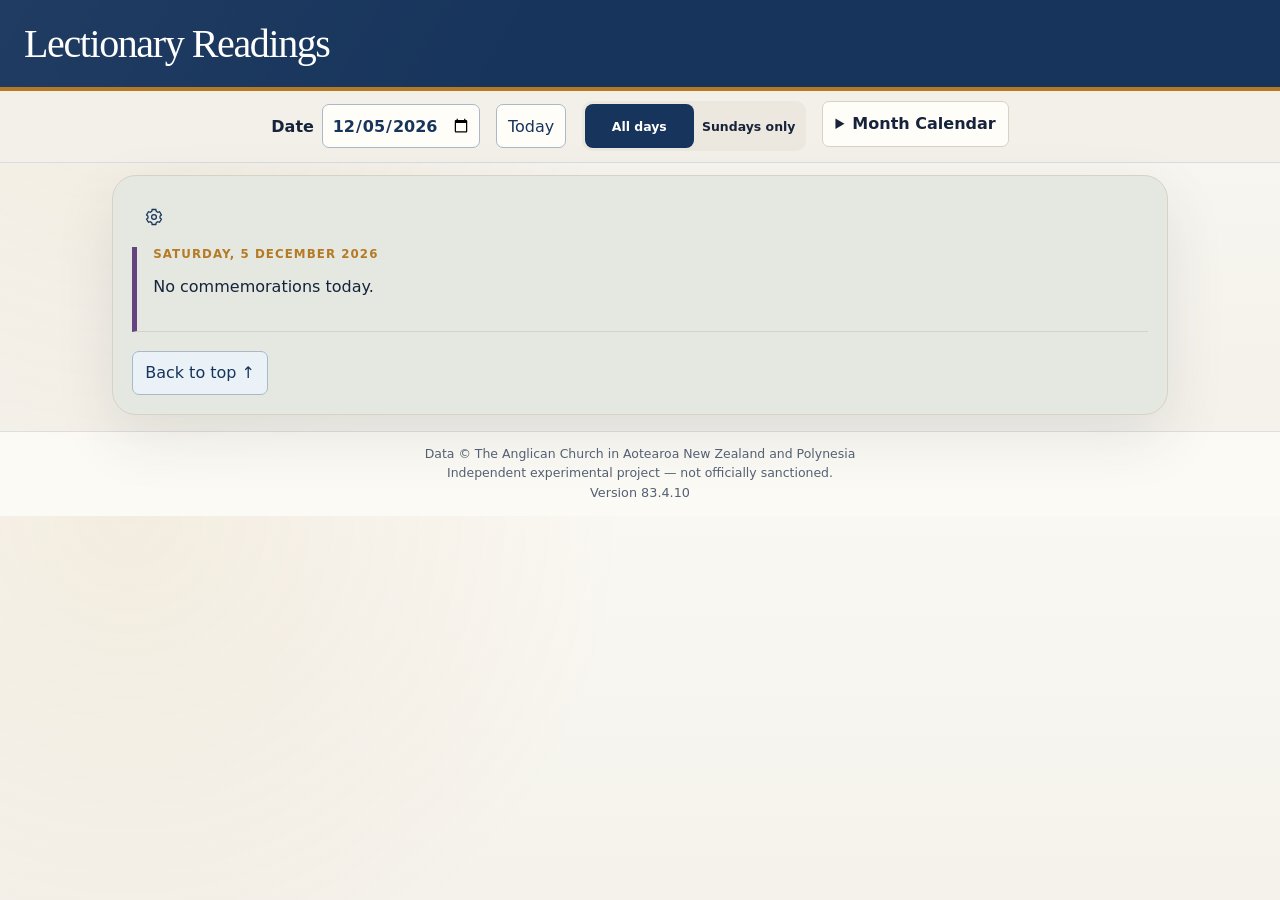
<file: index.html>
<!doctype html>
<html lang="en">
  <head>
    <meta charset="utf-8" />
    <meta name="viewport" content="width=device-width, initial-scale=1" />
    <meta name="description" content="A Church-year lectionary browser for Sundays, feasts and For All the Saints commemorations." />
    <title>Lectionary Readings</title>
    <link rel="stylesheet" href="styles.css?v=83.4.10" />
    <link rel="stylesheet" href="commemorations.css?v=83.4.10" />
  </head>
  <body>
    <div class="app-shell">
      <header class="topbar">
        <h1>Lectionary Readings</h1>
      </header>

      <nav class="day-navigation" aria-label="Reading day navigation">
        <label class="compact-date-picker" for="selected-date">Date <input id="selected-date" type="date" min="1600-01-01" max="4099-12-31" required /></label>
        <button id="today-button" type="button">Today</button>
        <div class="segmented-control" aria-label="Days to show">
          <button id="all-days-mode" type="button" aria-pressed="true">All days</button>
          <button id="sundays-only-mode" type="button" aria-pressed="false">Sundays only</button>
        </div>
        <div id="sunday-navigation" class="sunday-navigation" hidden>
          <button id="previous-sunday" type="button">Previous Sunday</button>
          <button id="next-sunday" type="button">Next Sunday</button>
        </div>
      </nav>
      <main class="layout">
        <aside class="date-panel" aria-label="Date selection">
          <details id="calendar-disclosure" class="calendar-card">
            <summary id="calendar-summary">Calendar</summary>
            <div class="calendar-heading">
              <button id="previous-month" class="icon-button" type="button" aria-label="Previous month">‹</button>
              <div class="calendar-selectors">
                <label class="visually-hidden" for="month-select">Month</label>
                <select id="month-select" aria-label="Month"></select>
                <label class="visually-hidden" for="year-select">Year</label>
                <input id="year-select" type="number" min="1600" max="4099" step="1" inputmode="numeric" aria-label="Year" />
                <h2 id="month-title" class="visually-hidden"></h2>
              </div>
              <button id="next-month" class="icon-button" type="button" aria-label="Next month">›</button>
            </div>
            <div class="weekday-row" aria-hidden="true">
              <span>Sun</span><span>Mon</span><span>Tue</span><span>Wed</span><span>Thu</span><span>Fri</span><span>Sat</span>
            </div>
            <div id="calendar-grid" class="calendar-grid"></div>
            <div class="calendar-legend"><span class="legend-principal"></span> Sunday or principal day <span class="legend-festival"></span> Listed festival <span class="legend-collision">!</span> Transfer or collision</div>
            <div id="date-adjustment" class="date-adjustment" hidden>
              <span id="date-adjustment-text"></span>
              <div class="segmented-control" aria-label="Choose Sunday direction">
                <button id="previous-mode" type="button">Previous</button>
                <button id="next-mode" type="button" class="active">Next</button>
              </div>
            </div>
            <div id="transfer-choice" class="transfer-choice" hidden>
              <span id="transfer-choice-text"></span>
              <div class="segmented-control" aria-label="Choose feast observance date">
                <button id="calendar-date-mode" type="button">Calendar date</button>
                <button id="assigned-sunday-mode" type="button">Assigned Sunday</button>
              </div>
            </div>
          </details>

        </aside>

        <section id="readings" class="reading-panel" aria-live="polite" tabindex="-1">
          <div id="notice" class="notice" hidden></div>

          <div class="reading-heading">
            <div>
              <div id="resolved-date" class="resolved-date"></div>
              <h2 id="sunday-name">Select a date</h2>
              <p id="sunday-subheading" class="sunday-subheading"></p>
            </div>
            <div class="metadata">
              <span id="cycle-badge" class="metadata-pill"></span>
              <span id="season-badge" class="metadata-pill season-pill"></span>
              <span id="colour-badge" class="metadata-pill colour-pill"><span id="colour-swatch" class="colour-swatch"></span><span id="colour-label"></span></span>
            </div>
          </div>

          <div id="reading-content">
            <p class="reading-link-notice">Readings link to Bible Gateway — <label class="visually-hidden" for="bible-version">Bible version</label><select id="bible-version" title="Authorised translations available on Bible Gateway; worship use remains subject to diocesan approval."><option value="NRSVA">NRSVA</option><option value="RSV">RSV</option><option value="GNT">GNT (Good News)</option><option value="CEV">CEV</option><option value="ESV">ESV</option><option value="NLT">NLT</option><option value="KJV">KJV</option></select> version <span id="apocrypha-status" hidden>— no apocrypha</span></p>
            <details id="easter-vigil" class="easter-vigil" hidden>
              <summary>The Great Vigil of Easter</summary>
              <p id="vigil-timing"></p>
              <p id="vigil-instruction"></p>
              <div id="vigil-readings"></div>
            </details>
            <section id="saint-date-choice" class="saint-date-choice" hidden>
              <span>Authorised Calendar dates</span>
              <p id="saint-date-choice-text"></p>
              <strong id="saint-observance-status" class="saint-observance-status"></strong>
              <div id="saint-observance-choice" class="segmented-control saint-observance-choice" role="group" aria-label="Record where this feast is observed">
                <button id="saint-choice-official" type="button">Use official date</button>
                <button id="saint-choice-alternative" type="button">Alternate date</button>
              </div>
              <div id="saint-date-links" class="saint-date-links"></div>
            </section>

            <section id="christmas-proper-links" class="christmas-proper-links" hidden>
              <span>Christmas reading sets</span>
              <p>Open or copy one complete appointed Proper at a time.</p>
              <div id="christmas-proper-buttons" class="christmas-proper-buttons"></div>
            </section>

            <section id="required-reading-guidance" class="required-reading-guidance" hidden>
              <div class="required-reading-instruction">
                <span id="required-reading-label">Required reading</span>
                <strong id="required-reading-text"></strong>
                <p id="required-reading-explanation"></p>
              </div>
            </section>

            <section id="te-pouhere-provision" class="te-pouhere-provision" hidden>
              <details class="easter-vigil" id="te-pouhere-notes">
                <summary>About Te Pouhere Sunday</summary>
              <div class="te-pouhere-status">
                <span>Designated Sunday and precedence</span>
                <strong id="te-pouhere-status-text"></strong>
                <p id="te-pouhere-precedence-text"></p>
                <div class="te-pouhere-source-links">
                  <a id="te-pouhere-lectionary-link" href="#" target="_blank" rel="noreferrer">Open annual Lectionary source ↗</a>
                  <a id="te-pouhere-calendar-link" href="#" target="_blank" rel="noreferrer">Open NZPB Calendar source ↗</a>
                </div>
              </div>
              </details>
              <article class="track-card te-pouhere-card">
                <header><span class="track-kicker">Specific provision</span><h3>Te Pouhere Sunday</h3></header>
                <dl>
                  <div><dt>Sentence</dt><dd id="te-pouhere-sentence"></dd></div>
                  <div><dt>First Reading</dt><dd id="te-pouhere-ot"></dd></div>
                  <div><dt>Psalm</dt><dd id="te-pouhere-psalm"></dd></div>
                  <div><dt>Second Reading</dt><dd id="te-pouhere-nt"></dd></div>
                  <div><dt>Gospel</dt><dd id="te-pouhere-gospel"></dd></div>
                  <div><dt>Post-communion</dt><dd id="te-pouhere-post-communion"></dd></div>
                </dl>
              </article>
            </section>

            <div id="ordinary-alternative-heading" class="ordinary-alternative-heading" hidden>
              <span>Alternative provision for the same date</span>
              <strong id="ordinary-alternative-title"></strong>
              <p>Use the following Ordinary Sunday RCL set when Te Pouhere Sunday is not being observed.</p>
            </div>

            <div id="track-choice" class="segmented-control track-choice" role="group" aria-label="Choose reading track" hidden>
              <button id="continuous-track-mode" type="button" class="active" aria-pressed="true">Continuous</button>
              <button id="related-track-mode" type="button" aria-pressed="false">Related</button>
            </div>

            <div id="tracks" class="tracks">
              <article id="primary-track" class="track-card continuous-card">
                <header>
                  <h3 id="primary-track-title">Continuous</h3>
                </header>
                <dl>
                  <div><dt>Old Testament</dt><dd id="continuous-ot"></dd></div>
                  <div><dt>Psalm / Canticle</dt><dd id="continuous-psalm"></dd></div>
                  <div class="shared-reading"><dt>New Testament</dt><dd id="continuous-nt"></dd></div>
                  <div class="shared-reading"><dt>Gospel</dt><dd id="continuous-gospel"></dd></div>
                </dl>
              </article>

              <article id="related-track" class="track-card related-card">
                <header>
                  <h3>Related</h3>
                </header>
                <dl>
                  <div><dt>Old Testament</dt><dd id="related-ot"></dd></div>
                  <div><dt>Psalm / Canticle</dt><dd id="related-psalm"></dd></div>
                  <div class="shared-reading"><dt>New Testament</dt><dd id="related-nt"></dd></div>
                  <div class="shared-reading"><dt>Gospel</dt><dd id="related-gospel"></dd></div>
                </dl>
              </article>
            </div>

            <section id="underlying-sunday-provision" class="underlying-sunday-provision" hidden>
              <div class="underlying-sunday-heading">
                <span>Underlying Sunday provision</span>
                <strong id="underlying-sunday-title"></strong>
                <p id="underlying-sunday-note"></p>
              </div>
              <div id="underlying-track-choice" class="segmented-control track-choice" role="group" aria-label="Choose underlying Sunday reading track" hidden>
                <button id="underlying-continuous-track-mode" type="button" class="active" aria-pressed="true">Continuous</button>
                <button id="underlying-related-track-mode" type="button" aria-pressed="false">Related</button>
              </div>
              <div id="underlying-sunday-tracks" class="tracks">
                <article id="underlying-primary-track" class="track-card continuous-card">
                  <header>
                    <h3 id="underlying-primary-title">Continuous</h3>
                  </header>
                  <dl>
                    <div><dt>Old Testament</dt><dd id="underlying-continuous-ot"></dd></div>
                    <div><dt>Psalm / Canticle</dt><dd id="underlying-continuous-psalm"></dd></div>
                    <div><dt>New Testament</dt><dd id="underlying-continuous-nt"></dd></div>
                    <div><dt>Gospel</dt><dd id="underlying-continuous-gospel"></dd></div>
                  </dl>
                </article>
                <article id="underlying-related-track" class="track-card related-card">
                  <header><h3>Related</h3></header>
                  <dl>
                    <div><dt>Old Testament</dt><dd id="underlying-related-ot"></dd></div>
                    <div><dt>Psalm / Canticle</dt><dd id="underlying-related-psalm"></dd></div>
                    <div><dt>New Testament</dt><dd id="underlying-related-nt"></dd></div>
                    <div><dt>Gospel</dt><dd id="underlying-related-gospel"></dd></div>
                  </dl>
                </article>
              </div>
            </section>

            <section id="easter-late-service" class="easter-late-service" hidden>
              <article class="track-card late-easter-card">
                <header>
                  <span id="easter-late-kicker" class="track-kicker"></span>
                  <h3 id="easter-late-title"></h3>
                </header>
                <dl>
                  <div><dt>Old Testament</dt><dd id="easter-late-ot"></dd></div>
                  <div><dt>Psalm / Canticle</dt><dd id="easter-late-psalm"></dd></div>
                  <div><dt>New Testament</dt><dd id="easter-late-nt"></dd></div>
                  <div><dt>Gospel</dt><dd id="easter-late-gospel"></dd></div>
                </dl>
              </article>
            </section>

            <section id="palm-liturgy" class="palm-liturgy" hidden>
              <div class="palm-instruction">
                <span>How the two liturgies are used</span>
                <p id="palm-instruction-text"></p>
              </div>
              <div class="palm-liturgy-grid">
                <article class="track-card palms-card">
                  <header><span class="track-kicker">Procession and entry</span><h3>Liturgy of the Palms</h3></header>
                  <dl>
                    <div><dt>Gospel</dt><dd id="palms-gospel"></dd></div>
                    <div><dt>Psalm</dt><dd id="palms-psalm"></dd></div>
                  </dl>
                  <p id="palms-collect" class="liturgy-collect"></p>
                </article>
                <article class="track-card passion-card">
                  <header><span class="track-kicker">Principal readings</span><h3>Liturgy of the Passion</h3></header>
                  <dl>
                    <div class="replaceable-reading"><dt>First Reading <span>replaceable if no procession</span></dt><dd id="passion-ot"></dd></div>
                    <div class="replaceable-reading"><dt>Psalm <span>replaceable if no procession</span></dt><dd id="passion-psalm"></dd></div>
                    <div><dt>New Testament</dt><dd id="passion-nt"></dd></div>
                    <div><dt>Passion Gospel</dt><dd id="passion-gospel"></dd></div>
                  </dl>
                </article>
              </div>
            </section>

          </div>

          <div id="empty-state" class="empty-state" hidden>
            <div class="empty-mark">✦</div>
            <h3 id="empty-title"></h3>
            <p id="empty-message"></p>
          </div>
        </section>
      </main>

      <footer class="site-footer">
        <details class="planned-services" hidden>
          <summary>Coming soon: more readings and collects</summary>
          <ul>
            <li>Daily Eucharistic Lectionary (DEL) — Coming soon</li>
            <li>Morning Prayer (MP) — Coming soon</li>
            <li>Evening Prayer (EP), including First Evensong — Coming soon</li>
            <li>Sunday and For All the Saints collects — Coming soon</li>
          </ul>
          <p>For All the Saints readings are already included in All days.</p>
        </details>
        <p>Data © The Anglican Church in Aotearoa New Zealand and Polynesia</p>
        <p>Independent experimental project — not officially sanctioned.</p>
        <p class="release-version">Version 83.4.10</p>
      </footer>
    </div>

    <script src="data/sundays-data.js?v=83.4.10"></script>
    <script src="data/sunday-variations-data.js?v=83.4.10"></script>
    <script src="data/verification-status-data.js?v=83.4.10"></script>
    <script src="data/feasts-data.js?v=83.4.10"></script>
    <script src="data/saints-data.js?v=83.4.10"></script>
    <script src="data/palm-sunday-data.js?v=83.4.10"></script>
    <script src="data/mandatory-reading-data.js?v=83.4.10"></script>
    <script src="data/easter-day-data.js?v=83.4.10"></script>
    <script src="data/te-pouhere-data.js?v=83.4.10"></script>
    <script src="data/liturgical-colours-data.js?v=83.4.10"></script>
    <script src="embed-height.js?v=83.4.10"></script>
    <script src="data/easter-vigil-data.js?v=83.4.10"></script>
    <script src="data/reading-revisions-data.js?v=83.4.10"></script>
    <script type="module" src="app.js?v=83.4.10"></script>
  </body>
</html>
</file>
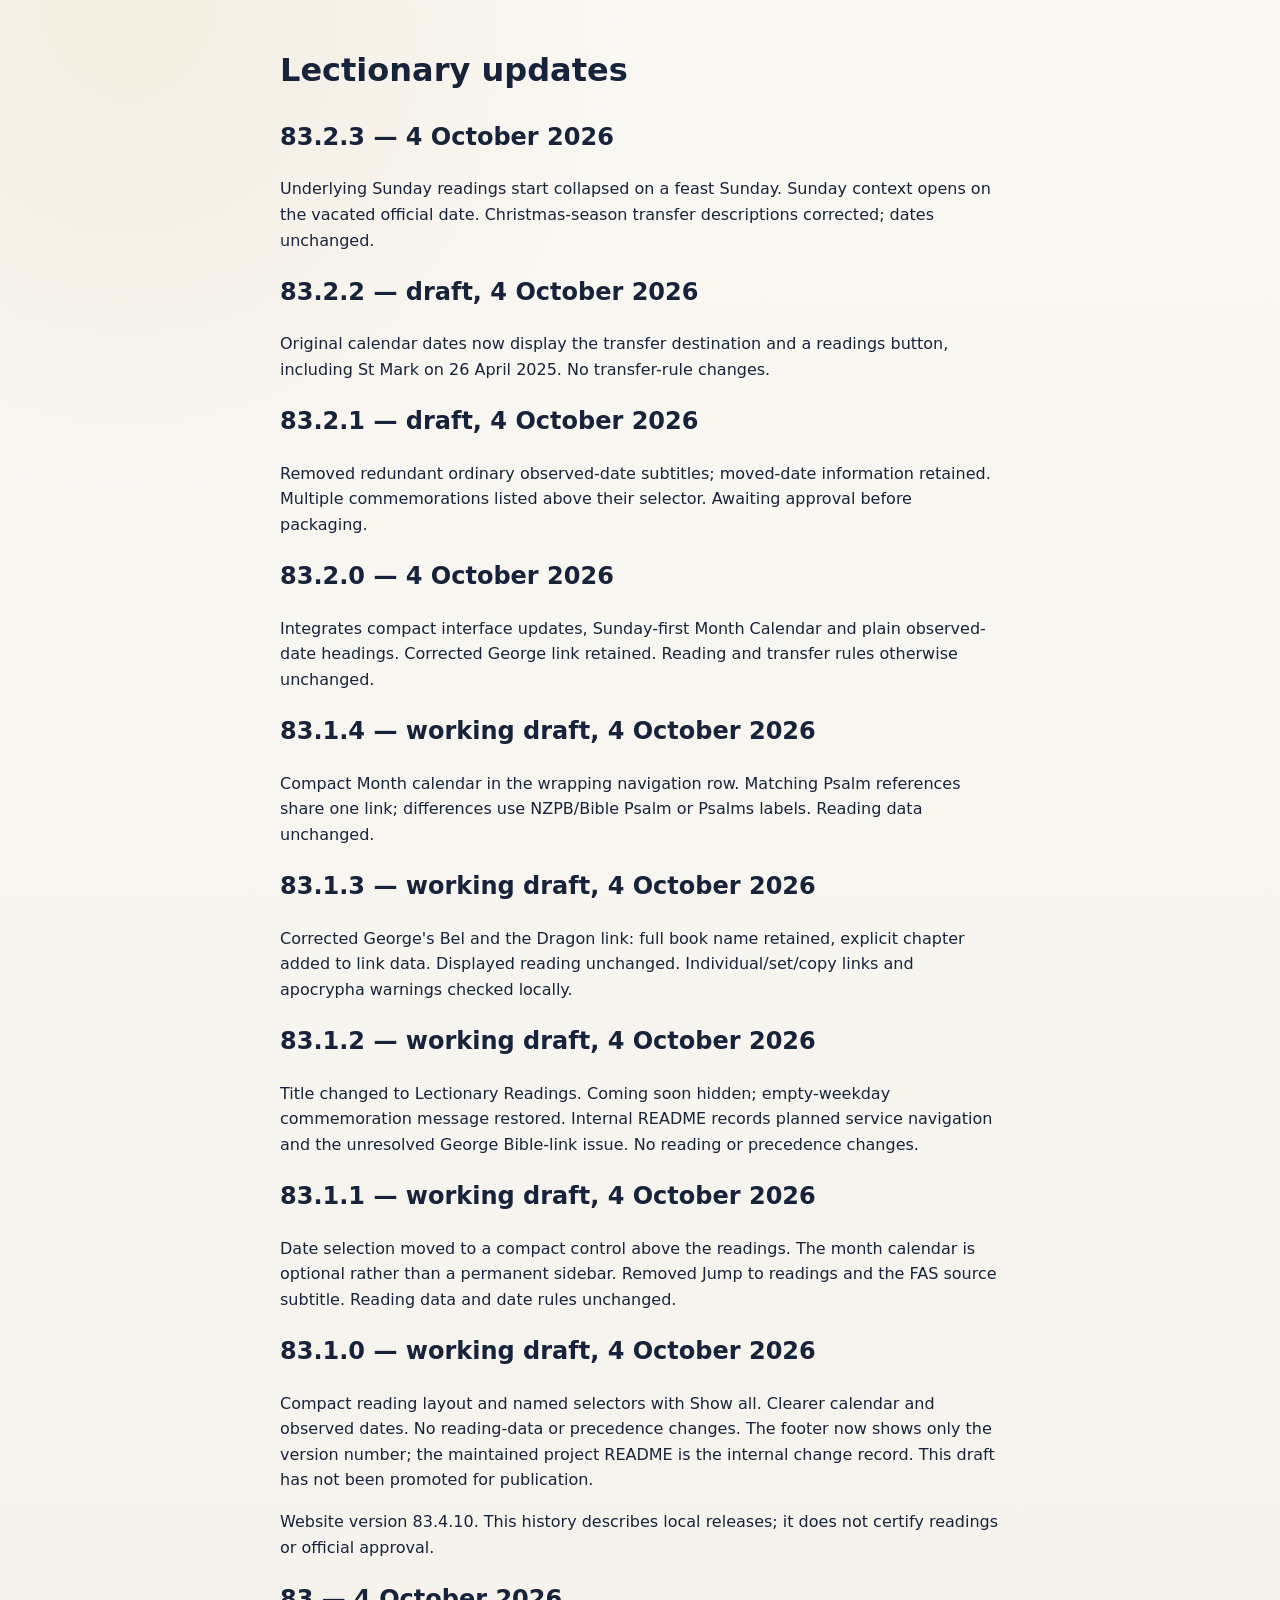
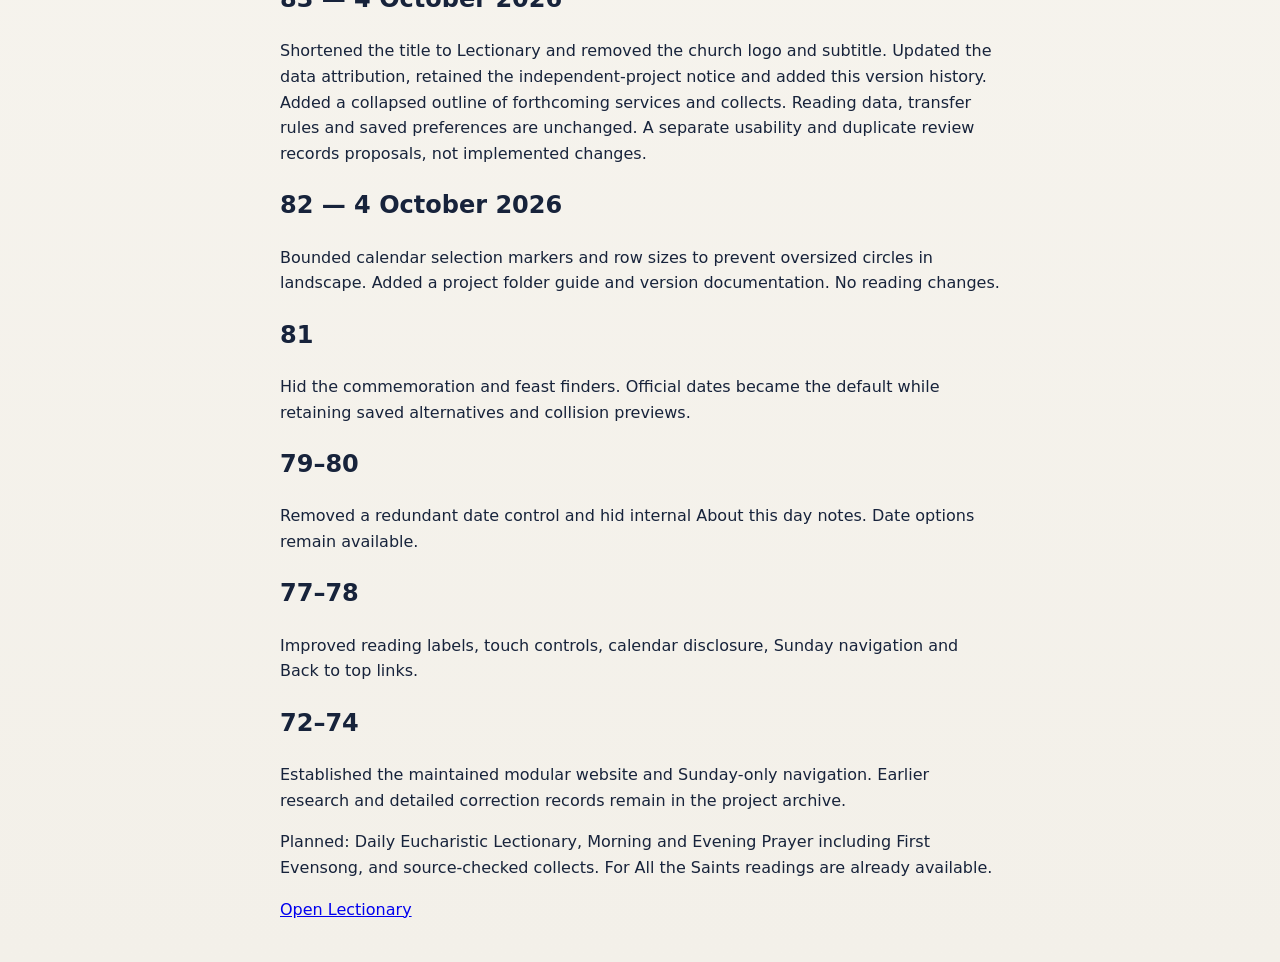
<file: changes.html>
<!doctype html>
<html lang="en-NZ">
<head><meta charset="utf-8"><meta name="viewport" content="width=device-width, initial-scale=1"><title>Lectionary — updates</title><link rel="stylesheet" href="styles.css?v=83.4.10"></head>
<body><main class="change-history">
<h1>Lectionary updates</h1>
<h2>83.2.3 — 4 October 2026</h2>
<p>Underlying Sunday readings start collapsed on a feast Sunday. Sunday context opens on the vacated official date. Christmas-season transfer descriptions corrected; dates unchanged.</p>
<h2>83.2.2 — draft, 4 October 2026</h2>
<p>Original calendar dates now display the transfer destination and a readings button, including St Mark on 26 April 2025. No transfer-rule changes.</p>
<h2>83.2.1 — draft, 4 October 2026</h2>
<p>Removed redundant ordinary observed-date subtitles; moved-date information retained. Multiple commemorations listed above their selector. Awaiting approval before packaging.</p>
<h2>83.2.0 — 4 October 2026</h2>
<p>Integrates compact interface updates, Sunday-first Month Calendar and plain observed-date headings. Corrected George link retained. Reading and transfer rules otherwise unchanged.</p>
<h2>83.1.4 — working draft, 4 October 2026</h2>
<p>Compact Month calendar in the wrapping navigation row. Matching Psalm references share one link; differences use NZPB/Bible Psalm or Psalms labels. Reading data unchanged.</p>
<h2>83.1.3 — working draft, 4 October 2026</h2>
<p>Corrected George's Bel and the Dragon link: full book name retained, explicit chapter added to link data. Displayed reading unchanged. Individual/set/copy links and apocrypha warnings checked locally.</p>
<h2>83.1.2 — working draft, 4 October 2026</h2>
<p>Title changed to Lectionary Readings. Coming soon hidden; empty-weekday commemoration message restored. Internal README records planned service navigation and the unresolved George Bible-link issue. No reading or precedence changes.</p>
<h2>83.1.1 — working draft, 4 October 2026</h2>
<p>Date selection moved to a compact control above the readings. The month calendar is optional rather than a permanent sidebar. Removed Jump to readings and the FAS source subtitle. Reading data and date rules unchanged.</p>
<h2>83.1.0 — working draft, 4 October 2026</h2>
<p>Compact reading layout and named selectors with Show all. Clearer calendar and observed dates. No reading-data or precedence changes. The footer now shows only the version number; the maintained project README is the internal change record. This draft has not been promoted for publication.</p>
<p>Website version 83.4.10. This history describes local releases; it does not certify readings or official approval.</p>
<h2>83 — 4 October 2026</h2>
<p>Shortened the title to Lectionary and removed the church logo and subtitle. Updated the data attribution, retained the independent-project notice and added this version history. Added a collapsed outline of forthcoming services and collects. Reading data, transfer rules and saved preferences are unchanged. A separate usability and duplicate review records proposals, not implemented changes.</p>
<h2>82 — 4 October 2026</h2>
<p>Bounded calendar selection markers and row sizes to prevent oversized circles in landscape. Added a project folder guide and version documentation. No reading changes.</p>
<h2>81</h2><p>Hid the commemoration and feast finders. Official dates became the default while retaining saved alternatives and collision previews.</p>
<h2>79–80</h2><p>Removed a redundant date control and hid internal About this day notes. Date options remain available.</p>
<h2>77–78</h2><p>Improved reading labels, touch controls, calendar disclosure, Sunday navigation and Back to top links.</p>
<h2>72–74</h2><p>Established the maintained modular website and Sunday-only navigation. Earlier research and detailed correction records remain in the project archive.</p>
<p>Planned: Daily Eucharistic Lectionary, Morning and Evening Prayer including First Evensong, and source-checked collects. For All the Saints readings are already available.</p>
<p><a href="index.html?v=83.4.10">Open Lectionary</a></p>
</main></body></html>
</file>
<file: styles.css>
:root {
  --ink: #17233b;
  --muted: #667085;
  --paper: #f3f0e9;
  --card: #fffdf8;
  --line: #d8d2c6;
  --navy: #17345c;
  --blue: #285b8f;
  --blue-soft: #eaf2f8;
  --gold: #b57a24;
  --gold-soft: #fbf2df;
  --green: #47715c;
  --green-soft: #e8f1eb;
  --alert: #9b4d32;
  --alert-soft: #fff0e8;
  --shadow: 0 22px 60px rgba(42, 49, 60, 0.1);
}

* { box-sizing: border-box; }
[hidden] { display: none !important; }

body {
  margin: 0;
  min-width: 0;
  color: var(--ink);
  background:
    radial-gradient(circle at 10% 0%, rgba(181, 122, 36, 0.09), transparent 31rem),
    linear-gradient(180deg, #faf8f3 0%, var(--paper) 100%);
  font-family: Inter, ui-sans-serif, system-ui, -apple-system, BlinkMacSystemFont, "Segoe UI", sans-serif;
}

button, input { font: inherit; }
button { color: inherit; }

.app-shell { min-height: 0; }

/* Sunday navigation uses the existing palette; readings and calendar rules are unchanged. */
.day-navigation { position: sticky; top: 0; z-index: 20; display: flex; flex-wrap: wrap; gap: 0.5rem 1rem; align-items: center; padding: 0.65rem clamp(1rem, 4vw, 4.5rem); background: var(--paper); border-bottom: 1px solid #d6dce3; }
.sunday-navigation { display: flex; gap: 0.5rem; }
.sunday-navigation[hidden] { display: none; }
.sunday-navigation button { border: 1px solid #ccd4df; border-radius: 6px; background: white; padding: 0.45rem 0.65rem; cursor: pointer; font-size: 0.85rem; }
.day-navigation button:focus-visible { outline: 3px solid var(--gold); outline-offset: 2px; }
.sundays-only .calendar-day:disabled { opacity: 0.32; cursor: default; }
.reading-panel { scroll-margin-top: 7rem; }

.topbar {
  display: grid;
  grid-template-columns: minmax(0, 1fr) auto;
  grid-template-rows: auto auto;
  gap: 0.35rem 1.5rem;
  align-items: end;
  padding: 2.8rem clamp(1rem, 4vw, 4.5rem) 2.35rem;
  color: white;
  background:
    linear-gradient(120deg, rgba(255,255,255,0.04), transparent 42%),
    var(--navy);
  border-bottom: 4px solid var(--gold);
}

.topbar h1 {
  grid-column: 1;
  grid-row: 1;
  margin: 0.2rem 0 0.35rem;
  font-family: Georgia, "Times New Roman", serif;
  font-size: clamp(1.6rem, 4.8vw, 4.8rem);
  font-weight: 500;
  letter-spacing: -0.035em;
  white-space: nowrap;
}

.topbar p { margin: 0; color: #d9e3ef; font-size: 1rem; }
.topbar .header-subtitle { grid-column: 1 / -1; grid-row: 2; justify-self: end; margin: 0; text-align: right; font-family: Georgia, "Times New Roman", serif; font-size: clamp(1rem, 1.875vw, 1.8rem); line-height: 1.15; letter-spacing: -0.015em; white-space: nowrap; }
.church-logo { grid-column: 2; grid-row: 1; align-self: start; justify-self: end; display: block; width: clamp(85px, 8.75vw, 115px); height: clamp(85px, 8.75vw, 115px); padding: 0.3rem; border-radius: 10px; background: white; object-fit: contain; transform: translate(clamp(0.35rem, 1.5vw, 1.5rem), -1.35rem); }
.eyebrow { color: #efc77f; text-transform: uppercase; letter-spacing: 0.18em; font-size: 0.73rem; font-weight: 800; }

.layout {
  display: grid;
  width: 100%;
  grid-template-columns: minmax(270px, 350px) minmax(0, 1fr);
  gap: clamp(1rem, 2.5vw, 2.5rem);
  padding: clamp(1rem, 3vw, 3rem) clamp(1rem, 4vw, 4.5rem) clamp(1.25rem, 2.5vw, 2.25rem);
  max-width: 1650px;
  margin: 0 auto;
}

.site-footer {
  padding: 0.85rem clamp(1rem, 4vw, 4.5rem);
  border-top: 1px solid rgba(23, 52, 92, 0.14);
  color: #536075;
  background: rgba(255, 253, 248, 0.78);
  text-align: center;
}

.site-footer p {
  margin: 0;
  font-size: 0.78rem;
  line-height: 1.5;
}

.date-panel { display: flex; flex-direction: column; gap: 1rem; }
.calendar-card, .reading-panel { background: var(--card); border: 1px solid var(--line); box-shadow: var(--shadow); }
.calendar-card { min-width: 0; border-radius: 18px; padding: 1rem; }

input[type="date"] {
  width: 100%;
  padding: 0.75rem 0.8rem;
  border: 1px solid #c8c2b7;
  border-radius: 10px;
  background: white;
  color: var(--ink);
}

button { border: 0; cursor: pointer; }
button:focus-visible, input:focus-visible, select:focus-visible, a:focus-visible { outline: 3px solid rgba(40,91,143,0.3); outline-offset: 2px; }
.quiet-button { padding: 0.7rem 0.9rem; border-radius: 10px; background: var(--blue-soft); color: var(--blue); font-weight: 750; }

.date-adjustment { margin-top: 0.8rem; padding-top: 0.75rem; border-top: 1px solid var(--line); }
.date-adjustment > span { display: block; color: var(--muted); font-size: 0.82rem; line-height: 1.4; margin-bottom: 0.6rem; }
.transfer-choice { margin-top: 0.8rem; padding-top: 0.75rem; border-top: 1px solid var(--line); }
.transfer-choice > span { display: block; margin-bottom: 0.6rem; color: var(--muted); font-size: 0.82rem; line-height: 1.4; }
.segmented-control { display: grid; grid-template-columns: 1fr 1fr; padding: 3px; border-radius: 10px; background: #ece8df; }
.segmented-control button { padding: 0.5rem; border-radius: 8px; background: transparent; font-size: 0.78rem; font-weight: 750; }
.segmented-control button.active { color: white; background: var(--navy); }
.track-choice { width: min(100%, 24rem); margin: 1rem 0; }
.track-choice[hidden] { display: none; }

.calendar-heading { display: flex; align-items: center; justify-content: space-between; gap: 1rem; padding: 0.2rem 0 0.8rem; }
.calendar-heading h2 { margin: 0; font-family: Georgia, "Times New Roman", serif; font-size: 1.25rem; font-weight: 600; }
.calendar-selectors { display: flex; align-items: center; justify-content: center; gap: 0.45rem; min-width: 0; }
.calendar-selectors select, .calendar-selectors input { min-height: 2.25rem; border: 1px solid #c8c2b7; border-radius: 9px; color: var(--ink); background: white; font-family: Georgia, "Times New Roman", serif; font-size: 1rem; }
.calendar-selectors select { max-width: 9rem; padding: 0.35rem 1.8rem 0.35rem 0.55rem; }
.calendar-selectors input { width: 6.2rem; padding: 0.35rem 0.55rem; text-align: center; }
.visually-hidden { position: absolute !important; width: 1px !important; height: 1px !important; padding: 0 !important; margin: -1px !important; overflow: hidden !important; clip: rect(0, 0, 0, 0) !important; white-space: nowrap !important; border: 0 !important; }
.icon-button { display: grid; place-items: center; width: 2.1rem; height: 2.1rem; border-radius: 50%; background: #eeeae2; font-size: 1.5rem; line-height: 1; }
.weekday-row, .calendar-grid { display: grid; grid-template-columns: repeat(7, 1fr); }
.weekday-row span { padding: 0.4rem 0; color: #7d7a73; text-align: center; font-size: 0.68rem; font-weight: 800; text-transform: uppercase; }
.calendar-day { position: relative; aspect-ratio: 1; min-height: 36px; display: grid; place-items: center; border-radius: 50%; background: transparent; font-size: 0.82rem; }
.calendar-day.outside { color: #aaa69f; }
.calendar-day.sunday::after, .calendar-day.observance::after { content: ""; position: absolute; bottom: 3px; width: 4px; height: 4px; border-radius: 50%; background: var(--gold); }
.calendar-day.observance:not(.sunday)::after { background: var(--blue); }
.calendar-day.principal-observance:not(.sunday)::after { width: 5px; height: 5px; background: var(--gold); }
.calendar-day.selected { color: white; background: var(--navy); font-weight: 800; }
.calendar-day.selected::after { background: white; }
.calendar-day.resolved:not(.selected) { box-shadow: inset 0 0 0 2px var(--gold); font-weight: 800; }
.calendar-day.today:not(.selected) { background: var(--blue-soft); color: var(--blue); }
.calendar-day.collision::before { content: "!"; position: absolute; top: -1px; right: -1px; display: grid; place-items: center; width: 14px; height: 14px; border: 2px solid white; border-radius: 50%; color: white; background: var(--alert); font: 800 9px/1 system-ui, sans-serif; z-index: 1; }
.calendar-day.selected.collision::before { border-color: var(--navy); }
.calendar-legend { display: flex; flex-wrap: wrap; align-items: center; justify-content: center; gap: 0.35rem 0.45rem; margin-top: 0.55rem; color: var(--muted); font-size: 0.68rem; }
.calendar-legend span { width: 5px; height: 5px; margin-left: 0.25rem; border-radius: 50%; background: var(--gold); }
.calendar-legend .legend-festival { background: var(--blue); }
.calendar-legend .legend-collision { display: grid; place-items: center; width: 14px; height: 14px; color: white; background: var(--alert); font-size: 9px; font-weight: 850; }
.calendar-today-button { width: 100%; margin-top: 0.85rem; padding: 0.72rem; border: 1px solid #9eb1c3; border-radius: 10px; color: var(--blue); background: var(--blue-soft); font-weight: 800; }

.reading-panel { border-radius: 24px; padding: clamp(1rem, 2.6vw, 2.3rem); min-width: 0; }
.notice { margin-bottom: 1.2rem; padding: 0.9rem 1rem; border-left: 4px solid var(--alert); background: var(--alert-soft); color: #70351f; line-height: 1.45; font-size: 0.88rem; }
.notice.info { border-left-color: var(--blue); background: var(--blue-soft); color: #244e76; }

.reading-heading { display: flex; align-items: flex-start; justify-content: space-between; gap: 1rem; padding-bottom: 1.2rem; border-bottom: 1px solid var(--line); }
.reading-panel { --liturgical-colour: #b57a24; }
.reading-heading { border-left: 5px solid var(--liturgical-colour); padding-left: 1rem; transition: border-color 180ms ease; }
.resolved-date { margin-bottom: 0.35rem; color: var(--gold); text-transform: uppercase; letter-spacing: 0.09em; font-size: 0.74rem; font-weight: 850; }
.reading-heading h2 { margin: 0; max-width: 850px; font-family: Georgia, "Times New Roman", serif; font-size: clamp(1.75rem, 3vw, 3rem); font-weight: 500; letter-spacing: -0.025em; }
.sunday-subheading { margin: 0.5rem 0 0; color: var(--muted); font-family: Georgia, "Times New Roman", serif; font-style: italic; white-space: pre-line; }
.metadata { display: flex; flex-wrap: wrap; justify-content: flex-end; gap: 0.45rem; }
.metadata-pill { padding: 0.45rem 0.7rem; border-radius: 999px; color: var(--navy); background: var(--blue-soft); font-size: 0.74rem; font-weight: 850; white-space: nowrap; }
.season-pill { color: #795216; background: var(--gold-soft); }
.colour-pill { display: inline-flex; align-items: center; gap: 0.42rem; border: 1px solid rgba(23, 52, 92, 0.14); background: #fff; }
.colour-swatch { display: inline-block; width: 0.78rem; height: 0.78rem; border: 1px solid rgba(23, 35, 59, 0.24); border-radius: 50%; background: var(--liturgical-colour); }

.track-label { color: var(--muted); text-transform: uppercase; letter-spacing: 0.08em; font-size: 0.68rem; font-weight: 850; }
.text-button { padding: 0.45rem 0; color: var(--blue); background: transparent; font-size: 0.8rem; font-weight: 800; }
.calculation-details { margin: 0 0 1rem; padding: 0.8rem 1rem; border-radius: 12px; background: #f1eee7; color: #565d69; font-size: 0.82rem; line-height: 1.55; }

.saint-date-choice { margin: 0 0 1rem; padding: 0.9rem 1rem; border: 1px solid #c8d4df; border-radius: 14px; background: #f4f7fa; }
.saint-date-choice[hidden] { display: none; }
.saint-date-choice > span { color: var(--navy); font-size: 0.7rem; font-weight: 850; text-transform: uppercase; letter-spacing: 0.08em; }
.saint-date-choice p { margin: 0.3rem 0 0.65rem; color: #4b5a68; font-size: 0.82rem; line-height: 1.5; }
.saint-observance-status { display: block; margin-bottom: 0.55rem; color: var(--navy); font-size: 0.82rem; line-height: 1.45; }
.saint-observance-choice { grid-template-columns: repeat(3, 1fr); margin-bottom: 0.75rem; }
.saint-observance-choice button { line-height: 1.25; }
.saint-date-links { display: flex; flex-wrap: wrap; gap: 0.5rem; }
.saint-date-link { display: grid; gap: 0.18rem; padding: 0.6rem 0.75rem; border: 1px solid #9eb1c3; color: var(--navy); background: white; text-align: left; }
.saint-date-role { color: #687a8a; font-size: 0.58rem; font-weight: 850; text-transform: uppercase; letter-spacing: 0.07em; }
.saint-date-link strong { font-size: 0.76rem; }
.saint-date-link.active { border-color: var(--navy); color: white; background: var(--navy); }
.saint-date-link.active .saint-date-role { color: #cbd9e6; }
.saint-date-link.appointed { box-shadow: inset 0 0 0 2px var(--gold); }
.saint-date-link .saint-date-status { color: #687a8a; font-size: 0.68rem; font-weight: 700; }
.saint-date-link.active .saint-date-status { color: #dce7f0; }

.christmas-proper-links { margin: 0 0 1rem; padding: 0.9rem 1rem; border: 1px solid #d7c18b; border-radius: 14px; background: #fff9ec; }
.christmas-proper-links[hidden] { display: none; }
.christmas-proper-links > span { color: #795216; font-size: 0.7rem; font-weight: 850; text-transform: uppercase; letter-spacing: 0.08em; }
.christmas-proper-links > p { margin: 0.3rem 0 0.7rem; color: #6b5a38; font-size: 0.82rem; }
.christmas-proper-buttons { display: grid; gap: 0.55rem; }
.christmas-proper-row { display: flex; flex-wrap: wrap; align-items: center; gap: 0.45rem; padding: 0.55rem 0.65rem; border: 1px solid #ddcfac; border-radius: 10px; background: white; }
.christmas-proper-row strong { min-width: 5.2rem; color: var(--navy); font-size: 0.82rem; }

.reading-text { display: block; white-space: pre-line; }
.psalm-numbering-line + .psalm-numbering-line { margin-top: 0.6rem; }
.psalm-numbering-label { display: block; font: 0.75rem Inter, ui-sans-serif, system-ui, sans-serif; color: var(--muted); margin-bottom: 0.2rem; }
.nzpb-numbering-reference { font: 400 1.03rem/1.55 Inter, ui-sans-serif, system-ui, sans-serif; }
.easter-vigil { margin: 0.8rem 0 1.2rem; }
.easter-vigil[hidden] { display: none; }
.easter-vigil > summary { cursor: pointer; font-weight: 700; }
.easter-vigil > p { font-size: 0.88rem; line-height: 1.5; }
.vigil-card { margin-top: 0.8rem; }
.reading-links { display: flex; flex-wrap: wrap; gap: 0.35rem; margin-top: 0.55rem; font-family: Inter, ui-sans-serif, system-ui, sans-serif; white-space: normal; }
.reading-link-notice { color: var(--navy); font-size: 1rem; font-weight: 650; line-height: 1.5; margin: 0 0 1rem; }
.reading-link-notice select { max-width: 100%; font: inherit; color: var(--navy); background: var(--card); border: 1px solid var(--line); border-radius: 6px; padding: 0.2rem 0.3rem; }
.optional-reading-choice { display: inline-flex; flex: 0 1 auto; flex-wrap: wrap; gap: 2px; padding: 2px; background: transparent; align-items: center; }
.optional-reading-choice button { padding: 0.28rem 0.4rem; font-size: 0.67rem; font-weight: 600; border: 1px solid var(--line); border-radius: 6px; line-height: 1.25; }
.optional-reading-choice button.active { color: var(--navy); background: var(--blue-soft); border-color: #a9b9c8; }
.reading-link { display: inline-flex; align-items: center; padding: 0.3rem 0.48rem; border: 1px solid #a9b9c8; border-radius: 7px; color: var(--blue); background: #f6f9fb; font-size: 0.67rem; font-weight: 800; line-height: 1.25; text-decoration: none; }
.partial-verse-note { display: block; width: 100%; margin-top: 0.2rem; color: #8a4d25; font-size: 0.66rem; font-weight: 750; line-height: 1.35; }
.reading-set-actions { display: flex; flex-wrap: wrap; align-items: center; gap: 0.4rem; margin-top: 0.65rem; font-family: Inter, ui-sans-serif, system-ui, sans-serif; }
.reading-action { display: inline-flex; align-items: center; justify-content: center; min-height: 1.9rem; padding: 0.35rem 0.55rem; border: 1px solid rgba(255,255,255,0.45); border-radius: 7px; color: white; background: rgba(255,255,255,0.12); font-size: 0.68rem; font-weight: 800; line-height: 1.2; text-decoration: none; }
.reading-action:hover { background: rgba(255,255,255,0.2); }
.christmas-proper-row .reading-action { border-color: #9eb1c3; color: var(--blue); background: var(--blue-soft); }
.reading-set-warning { flex-basis: 100%; color: #fff1cd; font-size: 0.63rem; font-weight: 700; line-height: 1.35; }
.christmas-proper-row .reading-set-warning { color: #8a4d25; }

.required-reading-guidance { margin: 0 0 1rem; }
.required-reading-guidance[hidden], .easter-late-service[hidden] { display: none; }
.required-reading-instruction { padding: 1rem 1.1rem; border: 1px solid #a9c8b5; border-radius: 14px; background: #eff8f2; }
.required-reading-instruction span { display: block; color: #286142; font-size: 0.7rem; font-weight: 850; text-transform: uppercase; letter-spacing: 0.08em; }
.required-reading-instruction strong { display: block; margin-top: 0.35rem; color: #173e2a; line-height: 1.45; }
.required-reading-instruction p { margin: 0.35rem 0 0; color: #3d5e4a; font-size: 0.84rem; line-height: 1.55; }
.required-reading-instruction a { display: inline-block; margin-top: 0.55rem; color: #286142; font-size: 0.76rem; font-weight: 800; }
.easter-late-service { margin-top: 1rem; }
.late-easter-card header { background: linear-gradient(110deg, #326244, #4f8a63); }

.te-pouhere-provision { display: grid; gap: 1rem; margin-top: 1rem; }
.te-pouhere-provision[hidden], .ordinary-alternative-heading[hidden] { display: none; }
.te-pouhere-status { padding: 1rem 1.1rem; border: 1px solid #b9a8ce; border-radius: 14px; background: #f6f1fa; }
.te-pouhere-status > span { display: block; color: #5c397e; font-size: 0.7rem; font-weight: 850; text-transform: uppercase; letter-spacing: 0.08em; }
.te-pouhere-status strong { display: block; margin-top: 0.35rem; color: #43265e; line-height: 1.45; }
.te-pouhere-status p { margin: 0.35rem 0 0; color: #5d5068; font-size: 0.84rem; line-height: 1.55; }
.te-pouhere-source-links { display: flex; flex-wrap: wrap; gap: 0.8rem; margin-top: 0.6rem; }
.te-pouhere-source-links a { color: #5c397e; font-size: 0.76rem; font-weight: 800; }
.te-pouhere-card header { background: linear-gradient(110deg, #493064, #765093); }
.ordinary-alternative-heading { margin: 1rem 0 0.7rem; padding: 0.85rem 1rem; border-left: 4px solid #9b792f; background: #fff9ec; }
.ordinary-alternative-heading span { display: block; color: #80601f; font-size: 0.65rem; font-weight: 850; text-transform: uppercase; letter-spacing: 0.08em; }
.ordinary-alternative-heading strong { display: block; margin-top: 0.2rem; color: #553f17; }
.ordinary-alternative-heading p { margin: 0.2rem 0 0; color: #6b5a38; font-size: 0.78rem; }

.underlying-sunday-provision { margin-top: 1.15rem; padding-top: 1.15rem; border-top: 1px solid var(--line); }
.underlying-sunday-provision[hidden] { display: none; }
.underlying-sunday-heading { margin-bottom: 0.75rem; padding: 0.9rem 1rem; border-left: 4px solid #9b792f; background: #fff9ec; }
.underlying-sunday-heading span { display: block; color: #80601f; font-size: 0.65rem; font-weight: 850; text-transform: uppercase; letter-spacing: 0.08em; }
.underlying-sunday-heading strong { display: block; margin-top: 0.2rem; color: #553f17; font-family: Georgia, "Times New Roman", serif; font-size: 1.08rem; }
.underlying-sunday-heading p { margin: 0.3rem 0 0; color: #6b5a38; font-size: 0.8rem; line-height: 1.5; }

.tracks { display: grid; grid-template-columns: repeat(2, minmax(0,1fr)); gap: 1rem; }
.tracks.single-track { grid-template-columns: minmax(0, 1fr); }
.tracks.single-track .track-card { max-width: none; }
.tracks.single-track .continuous-card header { background: linear-gradient(110deg, var(--navy), #28577f); }
.track-card { overflow: hidden; border: 1px solid var(--line); border-radius: 17px; background: white; }
.track-card header { padding: 1rem 1.1rem 0.9rem; color: white; }
.continuous-card header { background: var(--navy); }
.vigil-card header { background: var(--navy); }
.related-card header { background: #7d5a25; }
.track-kicker { display: block; margin-bottom: 0.2rem; opacity: 0.72; font-size: 0.66rem; font-weight: 800; text-transform: uppercase; letter-spacing: 0.12em; }
.track-card h3 { margin: 0; font-family: Georgia, "Times New Roman", serif; font-size: 1.45rem; font-weight: 500; }
.track-card dl { margin: 0; }
.track-card dl > div { min-height: 112px; padding: 0.95rem 1.1rem; border-top: 1px solid #e5e1d9; }
.track-card dt { margin-bottom: 0.45rem; color: var(--muted); font-size: 0.69rem; font-weight: 850; text-transform: uppercase; letter-spacing: 0.08em; }
.track-card dt span { float: right; padding: 0.18rem 0.4rem; border-radius: 999px; color: var(--green); background: var(--green-soft); font-size: 0.58rem; letter-spacing: 0.05em; }
.track-card dd { margin: 0; color: #222f44; font-family: Inter, ui-sans-serif, system-ui, sans-serif; font-size: 1.03rem; line-height: 1.55; white-space: pre-line; }
.palm-liturgy { display: grid; gap: 1rem; }
.palm-liturgy[hidden] { display: none; }
.palm-instruction { padding: 1rem 1.1rem; border: 1px solid #d9c58c; border-radius: 14px; background: #fff8e6; }
.palm-instruction span { color: #765519; font-size: 0.7rem; font-weight: 850; text-transform: uppercase; letter-spacing: 0.08em; }
.palm-instruction p { margin: 0.35rem 0 0; color: #473919; line-height: 1.55; }
.palm-liturgy-grid { display: grid; grid-template-columns: minmax(0, 0.82fr) minmax(0, 1.18fr); gap: 1rem; align-items: start; }
.palms-card header { background: linear-gradient(110deg, #6b5521, #9a7830); }
#palm-substitution-choice label { display: flex; flex-wrap: wrap; gap: .5rem; align-items: center; max-width: 100%; }
#palm-substitution, #annual-track { max-width: 100%; min-width: 0; }
.annual-track-setting { display: flex; flex-wrap: wrap; align-items: center; gap: 0.65rem 1rem; padding-block: 0.65rem; }
#annual-track { padding: 0.55rem 0.8rem; min-height: 44px; font: inherit; }
#palm-substitution-choice { min-width: 0; max-width: 100%; }
#palm-substitution { width: auto; padding: .55rem .65rem; min-height: 44px; }
.passion-card header { background: linear-gradient(110deg, #702e32, #9a4349); }
.liturgy-collect { margin: 0; padding: 0.8rem 1.1rem; border-top: 1px solid #e5e1d9; color: var(--muted); font-size: 0.78rem; font-weight: 750; }
.replaceable-reading { background: #fffaf0; }
.replaceable-reading dt span { float: right; padding: 0.18rem 0.4rem; border-radius: 999px; color: #765519; background: #f4e4b8; font-size: 0.58rem; letter-spacing: 0.04em; }
.shared-reading { background: #fbfaf6; }


.empty-state { display: grid; place-items: center; padding: 2rem; text-align: center; }
.empty-mark { display: grid; place-items: center; width: 3.5rem; height: 3.5rem; border-radius: 50%; color: var(--gold); background: var(--gold-soft); font-size: 1.4rem; }
.empty-state h3 { margin: 1rem 0 0.5rem; font-family: Georgia, "Times New Roman", serif; font-size: 1.7rem; font-weight: 500; }
.empty-state p { max-width: 560px; margin: 0; color: var(--muted); line-height: 1.6; }

@media (min-width: 701px) and (max-width: 1100px) {
  .layout { grid-template-columns: minmax(330px, 29%) minmax(0, 1fr); padding: 1rem; gap: 1rem; }
  .topbar { align-items: center; }
  .calendar-card, .reading-panel { padding: 0.65rem; }
  .calendar-heading { gap: 0.2rem; }
  .calendar-selectors { gap: 0.2rem; }
  .calendar-selectors select { width: 7rem; min-width: 0; }
  .calendar-selectors input { width: 4.5rem; }
  .reading-heading { flex-wrap: wrap; }
}

@media (max-width: 700px), (max-width: 950px) and (max-height: 500px) {
  .layout { grid-template-columns: minmax(0, 1fr); }
  .topbar { grid-template-rows: auto auto; align-items: center; column-gap: 0.5rem; }
  .topbar h1 { grid-column: 1; grid-row: 1; justify-self: start; font-size: clamp(1rem, 6.1vw, 2.6rem); }
  .church-logo { grid-column: 2; grid-row: 1; align-self: center; width: clamp(40px, 8vw, 56px); height: clamp(40px, 8vw, 56px); transform: none; }
  .topbar .header-subtitle { grid-column: 1 / -1; grid-row: 2; }
  .topbar .header-subtitle { font-size: clamp(0.78rem, 3vw, 1rem); }
  .saint-observance-choice { grid-template-columns: 1fr; }
  .date-panel, .tracks, .palm-liturgy-grid { grid-template-columns: 1fr; }
  .reading-heading { flex-direction: column; }
  .metadata { justify-content: flex-start; }
}

/* Version 75: stable tablet/desktop columns; compact, accessible phone navigation. */
.date-panel, .reading-panel, .track-card, .calendar-selectors { min-width: 0; }
#calendar-disclosure, #fas-set-aside { scroll-margin-top: 9rem; }
/* 83.1.0 draft: compact content, unchanged colours and touch target minimums. */
.draft-unselected { display: none !important; }
.palm-liturgy-grid { grid-template-columns: minmax(0, 1fr); }
.compact-selector { grid-column: 1 / -1; }
.compact-selector select { min-width: 0; max-width: 100%; flex: 1; }
.track-card dl > div { min-height: 0; padding: 0.55rem 0.8rem; }
.track-card header { padding: 0.65rem 0.8rem; }
.reading-heading { margin-bottom: 0.65rem; }
#track-choice:not([hidden]) ~ .tracks > .track-card > header > h3 { display: none; }
#saint-date-choice > span { display: none; }
#easter-late-service summary { cursor: pointer; padding: 0.6rem 0; font-weight: 650; }
#calendar-summary { cursor: pointer; font-weight: 650; line-height: 1.5; padding: 0.35rem 0; }
#calendar-disclosure[open] #calendar-summary { margin-bottom: 0.5rem; }
.day-navigation > button, .set-aside-notice button { border: 1px solid #a9b9c8; border-radius: 7px; padding: 0.5rem 0.65rem; background: var(--card); color: var(--navy); cursor: pointer; }
.day-navigation button, .icon-button { min-height: 44px; }
.icon-button { min-width: 32px; }
.calendar-legend { font-size: 0.8rem; color: #49566a; line-height: 1.5; }
.track-card dt { font-size: 0.8rem; color: #49566a; }
.reading-link { font-size: 0.9rem; min-height: 36px; align-items: center; overflow-wrap: anywhere; }
.reading-link.primary-reading-link { padding: 0.2rem 0; border: 0; background: transparent; font: inherit; text-decoration: underline; text-underline-offset: 0.18em; }
.reading-links:has(.primary-reading-link) { margin-top: 0; font: inherit; }
.reading-action { min-height: 40px; display: inline-flex; align-items: center; font-size: 0.85rem; }
.partial-verse-note, .reading-set-warning { font-size: 0.8rem; line-height: 1.5; }
.optional-reading-choice button { min-height: 36px; font-size: 0.78rem; }
.set-aside-notice { padding: 0.65rem 0.8rem; margin-bottom: 1rem; border-left: 3px solid var(--gold); background: var(--gold-soft); font-size: 0.85rem; }
.set-aside-notice p { margin: 0 0 0.4rem; }
.proper-selector { display: flex; flex-wrap: wrap; align-items: center; gap: 0.5rem; margin-bottom: 0.75rem; font-weight: 650; }
.proper-selector select { font: inherit; padding: 0.5rem; border: 1px solid var(--line); border-radius: 7px; background: white; color: var(--navy); }
button:focus-visible, a:focus-visible, summary:focus-visible, select:focus-visible { outline: 3px solid var(--gold); outline-offset: 3px; }
#fas-set-aside { margin-top: 1rem; }
@media (max-width: 700px), (max-width: 950px) and (max-height: 500px) {
  .topbar { padding-top: 1.25rem; padding-bottom: 1.25rem; }
  .day-navigation { padding: 0.5rem 1rem; gap: 0.4rem; }
  .reading-panel { scroll-margin-top: 11rem; }
  .calendar-day { min-height: 40px; }
}

/* Release 83: independent project heading; existing liturgical colours retained. */
.topbar { grid-template-columns: minmax(0, 1fr); grid-template-rows: auto; padding: 1.25rem 1.5rem; min-height: 0; }
.topbar h1 { grid-column: 1; grid-row: 1; font-size: clamp(1.75rem, 4vw, 2.5rem); white-space: normal; margin: 0; }
.site-footer .release-version { font-size: 0.8rem; }
.site-footer a { color: var(--navy); text-underline-offset: 0.2em; }
.planned-services { max-width: 42rem; margin: 0 auto 1rem; text-align: left; }
.planned-services summary { cursor: pointer; display: list-item; padding: 0.5rem 0; }
.planned-services li { margin-block: 0.4rem; }
.change-history { max-width: 48rem; padding: 1.5rem; margin: auto; line-height: 1.6; }

/* Touch sizing uses minimums, not fixed-height boxes: text may wrap and grow. */
#fas-finder, #feast-date-finder { display: none; }
button, select, input, summary, .reading-action, .reading-link { min-height: 44px; }
button, .reading-action, .reading-link { touch-action: manipulation; }
.icon-button { min-width: 44px; }
.calendar-day { min-height: 44px; aspect-ratio: auto; padding: 0; }
.calendar-grid { grid-auto-rows: 48px; align-items: center; }
.calendar-grid .calendar-day { width: 44px; height: 44px; min-width: 0; max-width: 100%; justify-self: center; }
.calendar-selectors { flex: 1; }
.calendar-selectors select { width: 100%; max-width: 9rem; }
.calendar-selectors input { flex-shrink: 0; }
.calendar-selectors select, .calendar-selectors input { min-height: 44px; }
.calendar-heading { gap: 0.25rem; }
.reading-link, .reading-link.primary-reading-link { min-height: 44px; max-width: 100%; padding: 0.5rem 0.65rem; border: 1px solid #a9b9c8; border-radius: 7px; background: #f6f9fb; font: inherit; font-family: Inter, ui-sans-serif, system-ui, sans-serif; color: var(--blue); text-decoration: none; white-space: normal; overflow-wrap: anywhere; }
.optional-reading-choice { flex-wrap: wrap; }
.optional-reading-choice button, .reading-action { min-height: 44px; white-space: normal; }
.reading-links { gap: 0.5rem; }
.nzpb-numbering-reference { display: inline-block; padding: 0.5rem 0.65rem; border: 1px solid var(--line); border-radius: 7px; background: var(--paper); }
.back-to-top { display: block; width: fit-content; max-width: calc(100% - 2rem); margin: 0.75rem 1rem; padding: 0.5rem 0.75rem; border: 1px solid #a9b9c8; border-radius: 7px; background: var(--blue-soft); color: var(--navy); cursor: pointer; }
@media (max-width: 360px) {
  .layout { padding-left: 2px; padding-right: 2px; }
  #calendar-disclosure { padding: 2px; }
}
/* 83.1.1 draft: date-first navigation; no permanent calendar sidebar. */
.layout { grid-template-columns: minmax(0, 1fr); max-width: 68rem; gap: 0.75rem; padding: 0.75rem 1rem 1rem; }
.date-panel { gap: 0.5rem; }
.commemoration-names { margin: 0.5rem 0 0; padding-left: 1.2rem; line-height: 1.5; }
.commemoration-names li + li { margin-top: 0.2rem; }
.sunday-subheading:empty { display: none; }
#underlying-sunday-provision > details > summary { padding: 0.6rem 0; cursor: pointer; font-weight: 650; }
#calendar-disclosure { width: 100%; max-width: 26rem; padding: 0.35rem 0.75rem; }
#calendar-disclosure[open] { padding-bottom: 0.75rem; }
#date-options { max-width: 100%; }
.compact-date-picker { display: flex; align-items: center; gap: 0.5rem; font-weight: 650; min-width: 0; }
.compact-date-picker input { font: inherit; color: var(--navy); background: var(--card); border: 1px solid #a9b9c8; border-radius: 7px; padding: 0.4rem 0.55rem; min-width: 0; max-width: 100%; }
.day-navigation { position: static; justify-content: center; }
.day-navigation #calendar-disclosure { flex: 0 0 auto; width: max-content; max-width: 100%; padding: 0 0.75rem; border-radius: 7px; box-shadow: none; align-self: flex-start; }
.day-navigation #calendar-disclosure > summary { width: max-content; max-width: 100%; padding: 0.6rem 0; margin: 0; }
.day-navigation #calendar-disclosure[open] { width: min(26rem, 100%); padding-bottom: 0.75rem; }
.date-panel:has(#date-options[hidden]) { display: none; }
.date-panel:not(:has(#date-options)) { display: none; }
/* 83.3.0 draft: one observance panel, compact controls, unchanged touch targets. */
.reading-settings, .reading-picker { border: 1px solid var(--line); border-radius: 8px; padding: 0.35rem 0.7rem; margin-bottom: 0.65rem; }
.reading-picker > summary { cursor: pointer; padding: 0.5rem 0; font-weight: 650; }
.reading-settings #date-options { box-shadow: none; padding: 0.5rem; margin-top: 0.5rem; }
.reading-name-buttons { display: flex; flex-wrap: wrap; gap: 0.4rem; margin-bottom: 0.5rem; }
.reading-name-buttons button { text-align: left; width: auto; max-width: 100%; padding: 0.5rem 0.7rem; border: 1px solid var(--line); border-radius: 7px; background: var(--paper); color: var(--navy); }
.reading-name-buttons button[aria-pressed="true"] { background: var(--navy); color: white; }
.reading-picker small { display: block; }
.reading-panel { padding: clamp(0.7rem, 1.5vw, 1.25rem); }
.reading-choice-panel .track-card { margin-block: 0.65rem; }
.reading-choice-panel > details { margin-top: 0; }
.reading-choice-panel[hidden] { display: none !important; }
/* Compact shared row; names wrap within their column on narrow screens. */
#reading-workspace { display: grid; grid-template-columns: 44px minmax(0, 1fr); gap: 0.5rem; align-items: start; }
.settings-toggle { grid-column: 1; grid-row: 1; display: flex; align-items: center; justify-content: center; width: 44px; min-height: 44px; border: 0; padding: 0; margin: 0; border-radius: 7px; background: transparent; color: var(--navy); cursor: pointer; }
.settings-toggle svg { width: 18px; height: 18px; }
.settings-toggle[aria-expanded="true"] { background: var(--blue-soft); }
.reading-picker { grid-column: 2; grid-row: 1; min-width: 0; margin: 0; padding: 0; border: 0; border-radius: 0; }
.reading-picker > summary { overflow-wrap: anywhere; line-height: 1.45; }
.selected-reading { grid-column: 1 / -1; min-width: 0; }
.reading-settings { grid-column: 1 / -1; grid-row: 2; margin: 0; min-width: 0; }
.reading-picker .reading-name-buttons { margin: 0; gap: 4px 3px; align-items: stretch; border-bottom: 1px solid var(--navy); }
.reading-picker .reading-name-buttons button { position: relative; flex: 0 1 auto; min-width: 0; min-height: 36px; margin-bottom: -1px; border: 1px solid var(--line); border-top: 4px solid var(--tab-colour, #8b8b86); border-radius: 4px 4px 0 0; background: var(--paper); padding: 5px 10px; font-style: normal; line-height: 1.35; white-space: normal; overflow-wrap: anywhere; color: var(--navy); }
.reading-picker .reading-name-buttons button[aria-pressed="true"] { background: transparent; border-inline-color: transparent; border-bottom-color: transparent; color: var(--navy); text-decoration: underline; text-underline-offset: 0.2em; font-weight: 650; }
.reading-picker .reading-name-buttons button:focus-visible { outline: 2px solid var(--navy); outline-offset: 2px; z-index: 1; }
/* Deeper buff gives pure-white accents separation without extra outlines.
   Scope this to the reading surround, not the calendar or reading cards. */
.reading-panel { background: #e5e8e0; }
.reading-picker .reading-name-buttons button:not([aria-pressed="true"]) { background: #e5e8e0; }
.reading-picker .reading-name-buttons button { border-radius: 10px 10px 0 0; }
@media (pointer: coarse) { .reading-picker .reading-name-buttons button { min-height: 44px; } }
.reading-observance-note { padding: 0.65rem 0; margin: 0 0 0.5rem; border-bottom: 1px solid var(--line); line-height: 1.5; color: var(--navy); }
/* Compact natural-flow spacing; no fixed reading-panel heights. */
.te-pouhere-provision { gap: 0.35rem; margin-top: 0.3rem; }
#te-pouhere-notes { margin: 0 0 0.25rem; }
#te-pouhere-notes > summary { padding-block: 0.35rem; }
.reading-panel > .back-to-top { margin: 0.5rem 0 0; }
.reading-choice-panel > details { margin-bottom: 0; }
.vigil-reading-picker { grid-column: 1 / -1; min-width: 0; margin-bottom: 0.65rem; }
.vigil-reading-picker summary { white-space: normal; overflow-wrap: anywhere; line-height: 1.5; padding: 0.5rem; cursor: pointer; }
.vigil-reading-picker .reading-name-buttons button { white-space: normal; }
#palm-procession-choice button { padding: 0.5rem 0.9rem; border: 1px solid var(--line); border-radius: 7px; background: var(--paper); color: var(--navy); }
#palm-procession-choice button[aria-pressed="true"] { background: var(--navy); color: white; }
#palm-gospel-choices button { padding: .5rem .65rem; max-width: 100%; white-space: normal; border: 1px solid var(--line); border-radius: 7px; background: var(--paper); }
#palm-gospel-choices button[aria-pressed="true"] { background: var(--navy); color: white; }
#palm-liturgy .palm-liturgy-grid { grid-template-columns: minmax(0,1fr); }
#palm-liturgy .replaceable-reading dt span { display: none; }
#procession-readings { margin-block: 0.4rem; }
@media (max-width: 400px) {
  .layout { padding-inline: 0.5rem; }
  .compact-date-picker { flex: 1 1 12rem; }
}
</file>
<file: commemorations.css>
/* Commemoration layout additions. Shared Sunday styles and colours retained. */
#fas-jump { width:100%; max-width:100%; padding:.6rem; border:1px solid var(--line); border-radius:8px; background:var(--card); color:var(--ink); font:inherit; }
#fas-panel .track-card { margin:1rem 0; }
#christmas-proper-buttons { display:grid; grid-template-columns:minmax(0,1fr); gap:1rem; }
.fas-reading-title { padding:1rem; }
.fas-reading-title h3 { margin:0 0 .4rem; }
#fas-finder { margin-top:1rem; padding:1rem; }
#fas-finder summary { cursor:pointer; font-weight:600; }
#fas-finder select { margin-top:.75rem; }
#feast-date-finder { margin-top:1rem; padding:1rem; }
#feast-date-finder summary { cursor:pointer; font-weight:600; }
#feast-date-jump { width:100%; max-width:100%; padding:.6rem; border:1px solid var(--line); border-radius:8px; background:var(--card); color:var(--ink); font:inherit; }
.feast-date-options p { font-size:.85rem; color:var(--muted); }
.calendar-day.fas-only:not(.sunday):not(.selected)::after { background:#79528d; }
.calendar-day.fas-only.selected:not(.sunday)::after { background:#dcc5ee; }
.calendar-legend .legend-fas { background:#79528d; }
</file>
